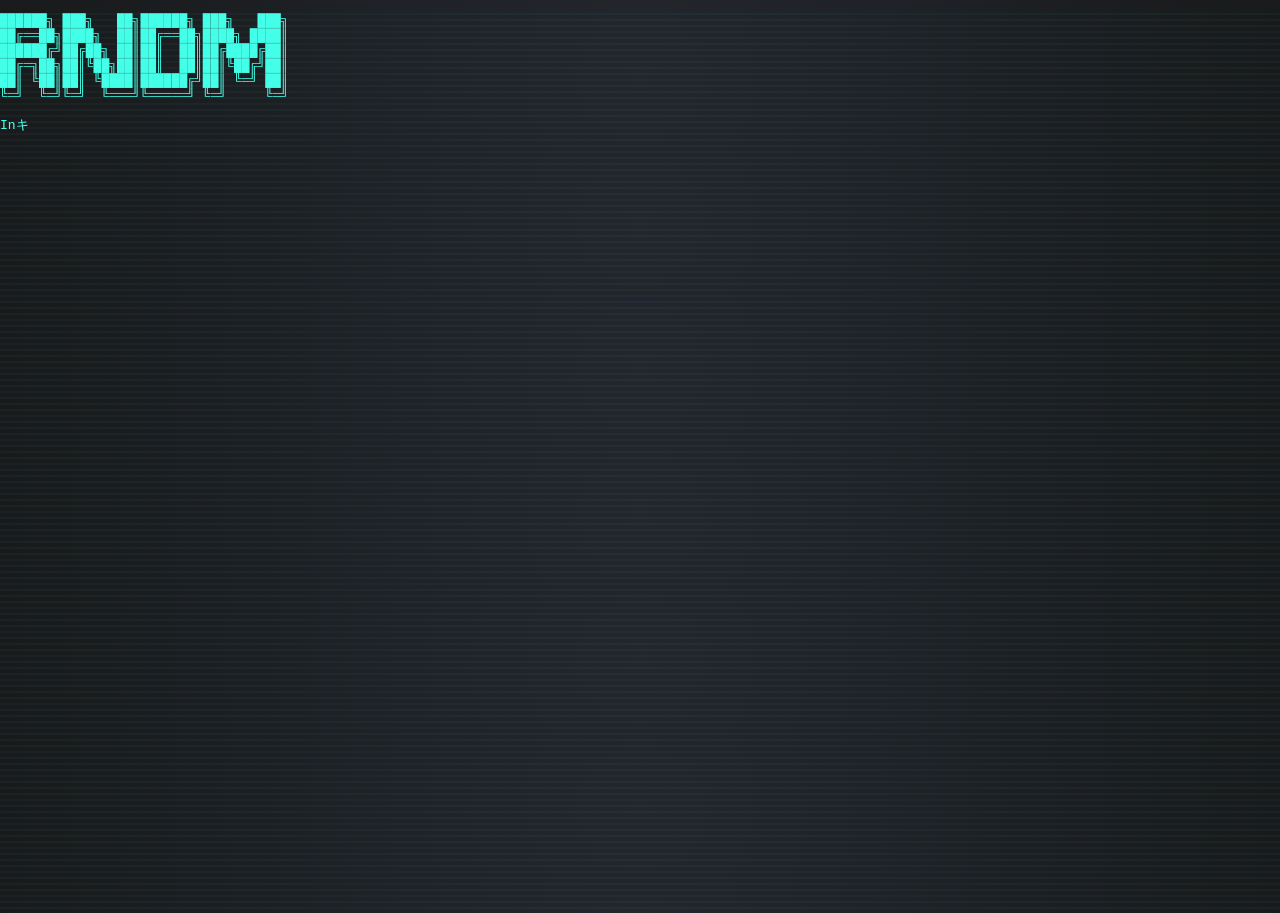
<file: index.html>
<!DOCTYPE html>
<html lang="en" >
<head>
  <meta charset="UTF-8">
  <link rel="icon" type="image/x-icon" href="static/favicon.ico"/>
  <title>RNDM</title>
  <meta charset="UTF-8" />
  <meta name="viewport" content="width=device-width, initial-scale=1">
  <link href="https://fonts.googleapis.com/css2?family=Fira+Code&display=swap" rel="stylesheet">
  <link rel="stylesheet" href="./style.css">

</head>
<body>
  <div class="crt-warp"></div>
  <div id="boot-overlay">
    <div class="boot-container">
      <div class="logo-block">
        <pre class="logo-ascii" id="logo-target"></pre>
      </div>
      <pre class="boot-sequence">
Initializing terminal graphics...
Loading modules [██████████] 100%
Mounting /usr/rndm/core...
System ready_
      </pre>
    </div>
  </div>
  <script  src="script.js"></script>
  <div class="boot-flash"></div>
</body>
</html>
</file>
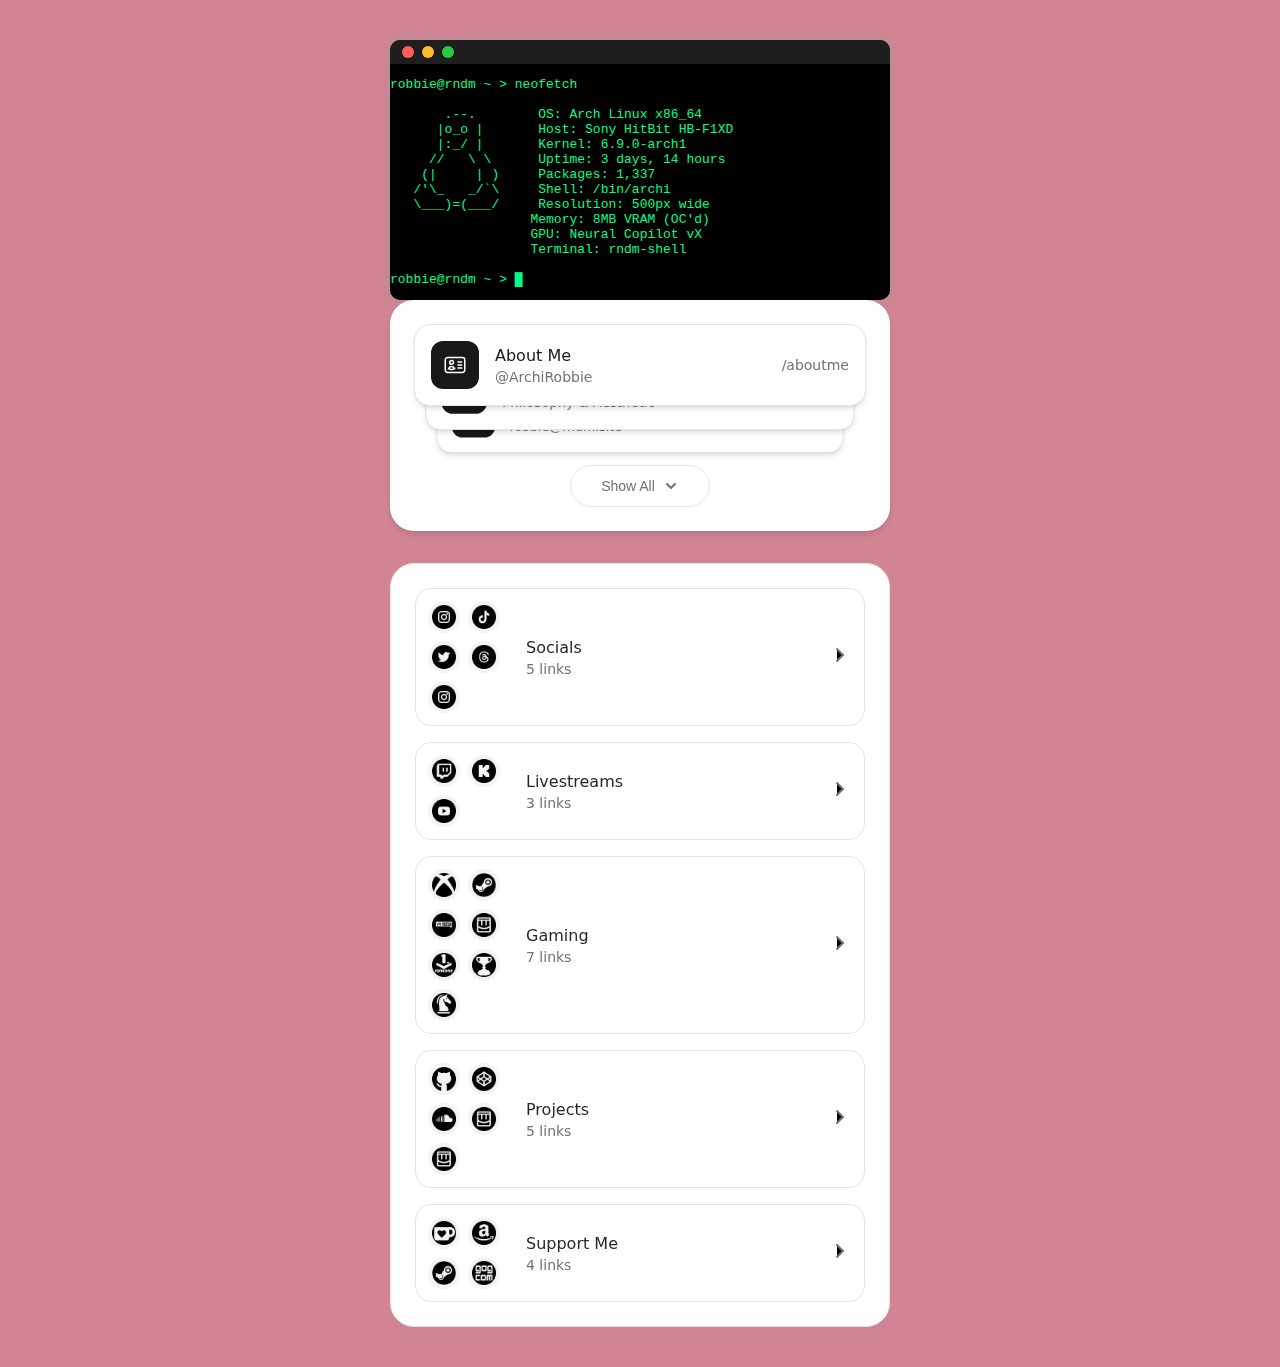
<file: core.html>
<!-- 
  Inspired by original work on CodePen:
  https://codepen.io/dannymoerkerke/

  Forked and reimagined by Robbie (rndmRobbie)
  All custom styling, layout logic, and visual enhancements by Robbie.
-->


<!DOCTYPE html>
<html lang="en" >
<head>
  <meta charset="UTF-8">
  <link rel="icon" type="image/x-icon" href="static/favicon.ico"/>
  <title>~/rndm/core</title>
  <link href="https://fonts.googleapis.com/css2?family=IBM+Plex+Mono&display=swap" rel="stylesheet">
  <link rel="stylesheet" href="assets/css/main-style.css" />
  <link rel="stylesheet" href="assets/css/panel-style.css" />
  <link rel="stylesheet" href="assets/css/terminal-style.css">
  <meta name="viewport" content="width=device-width, initial-scale=1.0">

</head>
<body>

<!-- TERMINAL -->
<div class="panel-terminal">
  <div class="panel-terminal-nav">
    <div class="panel-terminal-buttons">
      <span class="btn red"></span>
      <span class="btn yellow"></span>
      <span class="btn green"></span>
    </div>
  </div>

  <pre class="panel-terminal-body">
robbie@rndm ~ &gt; neofetch

       .--.        OS: Arch Linux x86_64
      |o_o |       Host: Sony HitBit HB-F1XD
      |:_/ |       Kernel: 6.9.0-arch1
     //   \ \      Uptime: 3 days, 14 hours
    (|     | )     Packages: 1,337
   /'\_   _/`\     Shell: /bin/archi
   \___)=(___/     Resolution: 500px wide
                  Memory: 8MB VRAM (OC'd)
                  GPU: Neural Copilot vX
                  Terminal: rndm-shell

robbie@rndm ~ &gt; <span class="cursor">█</span>
</pre>
</div>
  
<!-- 🧩 PANEL BLOCK -->
<div class="panel-container">
  <div class="panel-list">

    <div class="panel-list-item">
      <div class="panel-icon">
        <!-- About Me Icon -->
        <svg xmlns="http://www.w3.org/2000/svg" fill="none" viewBox="0 0 24 24" stroke-width="1.5" stroke="currentColor">
          <path stroke-linecap="round" stroke-linejoin="round"
            d="M15 9h3.75M15 12h3.75M15 15h3.75M4.5 19.5h15a2.25 2.25 0 0 0 2.25-2.25V6.75A2.25 2.25 0 0 0 19.5 4.5h-15a2.25 2.25 0 0 0-2.25 2.25v10.5A2.25 2.25 0 0 0 4.5 19.5Zm6-10.125a1.875 1.875 0 1 1-3.75 0 1.875 1.875 0 0 1 3.75 0Zm1.294 6.336a6.721 6.721 0 0 1-3.17.789 6.721 6.721 0 0 1-3.168-.789 3.376 3.376 0 0 1 6.338 0Z" />
        </svg>
      </div>
      <div class="panel-content">
        <div class="panel-title">About Me</div>
        <div class="panel-subtitle">@ArchiRobbie</div>
      </div>
      <div class="panel-date">
        <a href="https://rndm.site/aboutme" target="_blank">/aboutme</a>
      </div>
    </div>

    <div class="panel-list-item">
      <div class="panel-icon">
        <!-- Podcast Icon -->
        <svg xmlns="http://www.w3.org/2000/svg" fill="none" viewBox="0 0 24 24" stroke-width="1.5" stroke="currentColor">
          <path stroke-linecap="round" stroke-linejoin="round"
            d="m21 7.5-2.25-1.313M21 7.5v2.25m0-2.25-2.25 1.313M3 7.5l2.25-1.313M3 7.5l2.25 1.313M3 7.5v2.25m9 3 2.25-1.313M12 12.75l-2.25-1.313M12 12.75V15m0 6.75 2.25-1.313M12 21.75V19.5m0 2.25-2.25-1.313m0-16.875L12 2.25l2.25 1.313M21 14.25v2.25l-2.25 1.313m-13.5 0L3 16.5v-2.25" />
        </svg>
      </div>
      <div class="panel-content">
        <div class="panel-title">Design Imperative</div>
        <div class="panel-subtitle">Philosophy & Aesthetic</div>
      </div>
      <div class="panel-date">
        <a href="https://youtube.com/playlist?list=PL6dmNeBlCqByH3-fW-4GzM0sDyQmBuX9d&si=rvu7sMA6KhKs0zdV" target="_blank">/podcast</a>
      </div>
    </div>

    <div class="panel-list-item">
      <div class="panel-icon">
        <!-- Contact Icon -->
        <svg xmlns="http://www.w3.org/2000/svg" fill="none" viewBox="0 0 24 24" stroke-width="1.5" stroke="currentColor">
          <path stroke-linecap="round" stroke-linejoin="round"
            d="M16.5 12a4.5 4.5 0 1 1-9 0 4.5 4.5 0 0 1 9 0Zm0 0c0 1.657 1.007 3 2.25 3S21 13.657 21 12a9 9 0 1 0-2.636 6.364M16.5 12V8.25" />
        </svg>
      </div>
      <div class="panel-content">
        <div class="panel-title">Reach Out</div>
        <div class="panel-subtitle">robbie@rndm.site</div>
      </div>
      <div class="panel-date">
        <a href="mailto:robbie@rndm.site">/email</a>
      </div>
    </div>

  </div>

  <button class="panel-toggle-btn">
    <span class="panel-show">Show All</span>
    <span class="panel-hide">Hide</span>
    <svg width="16" height="16" viewBox="0 0 16 16" fill="none" stroke="currentColor">
      <path d="M4 6l4 4 4-4" stroke-width="2" stroke-linecap="round" stroke-linejoin="round"/>
    </svg>
  </button>
</div>


<!-- LINKS PANEL -->

<div class="grid">

  <!-- 🌐 SOCIALS -->
<div class="grid-item" style="view-transition-name: grid-item-socials;">
  <div class="icon-grid" style="view-transition-name: icon-grid-socials;">

    <a class="item" href="https://www.instagram.com/archirobbie" target="_blank" style="view-transition-name: item-instagram-gaming;">
      <div class="icon" style="view-transition-name: icon-instagram-gaming;">
        <img src="assets/icons/instagram.png" />
      </div>
      <div class="item-content">
        <div class="item-title">Instagram</div>
        <div class="item-price">Gaming & Clips</div>
      </div>
      <div class="chevron" style="view-transition-name: chevron-instagram-gaming;">
        <svg width="24" height="24" viewBox="0 0 24 24">
          <path d="M9 18l6-6-6-6" stroke="currentColor" stroke-width="2" stroke-linecap="round"/>
        </svg>
      </div>
    </a>

    <a class="item" href="https://www.tiktok.com/@archirobbie" target="_blank" style="view-transition-name: item-tiktok;">
      <div class="icon" style="view-transition-name: icon-tiktok;">
        <img src="assets/icons/tiktok.png" />
      </div>
      <div class="item-content">
        <div class="item-title">TikTok</div>
        <div class="item-price">Shortform Chaos</div>
      </div>
      <div class="chevron" style="view-transition-name: chevron-tiktok;">
        <svg width="24" height="24" viewBox="0 0 24 24">
          <path d="M9 18l6-6-6-6" stroke="currentColor" stroke-width="2" stroke-linecap="round"/>
        </svg>
      </div>
    </a>

    <a class="item" href="https://twitter.com/archirobbie" target="_blank" style="view-transition-name: item-twitter;">
      <div class="icon" style="view-transition-name: icon-twitter;">
        <img src="assets/icons/twitter.png" />
      </div>
      <div class="item-content">
        <div class="item-title">Twitter</div>
        <div class="item-price">Old School Feed</div>
      </div>
      <div class="chevron" style="view-transition-name: chevron-twitter;">
        <svg width="24" height="24" viewBox="0 0 24 24">
          <path d="M9 18l6-6-6-6" stroke="currentColor" stroke-width="2" stroke-linecap="round"/>
        </svg>
      </div>
    </a>

    <a class="item" href="https://www.threads.net/@archirobbie" target="_blank" style="view-transition-name: item-threads;">
      <div class="icon" style="view-transition-name: icon-threads;">
        <img src="assets/icons/threads.png" />
      </div>
      <div class="item-content">
        <div class="item-title">Threads</div>
        <div class="item-price">Text Posts</div>
      </div>
      <div class="chevron" style="view-transition-name: chevron-threads;">
        <svg width="24" height="24" viewBox="0 0 24 24">
          <path d="M9 18l6-6-6-6" stroke="currentColor" stroke-width="2" stroke-linecap="round"/>
        </svg>
      </div>
    </a>

    <a class="item" href="https://www.instagram.com/stylecomptoir" target="_blank" style="view-transition-name: item-instagram-photo;">
      <div class="icon" style="view-transition-name: icon-instagram-photo;">
        <img src="assets/icons/instagram.png" />
      </div>
      <div class="item-content">
        <div class="item-title">Instagram</div>
        <div class="item-price">Photography</div>
      </div>
      <div class="chevron" style="view-transition-name: chevron-instagram-photo;">
        <svg width="24" height="24" viewBox="0 0 24 24">
          <path d="M9 18l6-6-6-6" stroke="currentColor" stroke-width="2" stroke-linecap="round"/>
        </svg>
      </div>
    </a>

  </div>

  <div class="content" style="view-transition-name: content-socials;">
    <div class="title" style="view-transition-name: title-socials;">Socials</div>
    <div class="close-icon" style="view-transition-name: close-icon-socials;">
      <svg width="16" height="16" viewBox="0 0 16 16">
        <path d="M12 4L4 12M4 4l8 8" stroke="currentColor" stroke-width="2" stroke-linecap="round"/>
      </svg>
    </div>
    <div class="count" style="view-transition-name: count-socials;">5 links</div>
  </div>

  <div class="chevron" style="view-transition-name: chevron-toggle-socials;">
    <svg width="24" height="24" viewBox="0 0 24 24">
      <path d="M9 18l6-6-6-6" stroke="currentColor" stroke-width="2" stroke-linecap="round"/>
    </svg>
  </div>
</div>

<!-- LIVESTREAMS -->
<div class="grid-item" style="view-transition-name: grid-item-livestreams;">
  <div class="icon-grid" style="view-transition-name: icon-grid-livestreams;">

    <a class="item" href="https://www.twitch.tv/archirobbie" target="_blank" style="view-transition-name: item-twitch;">
      <div class="icon" style="view-transition-name: icon-twitch;">
        <img src="assets/icons/twitch.png" />
      </div>
      <div class="item-content">
        <div class="item-title">Twitch</div>
        <div class="item-price">Live Gameplay</div>
      </div>
      <div class="chevron" style="view-transition-name: chevron-twitch;">
        <svg width="24" height="24" viewBox="0 0 24 24">
          <path d="M9 18l6-6-6-6" stroke="currentColor" stroke-width="2" stroke-linecap="round" />
        </svg>
      </div>
    </a>

    <a class="item" href="https://kick.com/archirobbie" target="_blank" style="view-transition-name: item-kick;">
      <div class="icon" style="view-transition-name: icon-kick;">
        <img src="assets/icons/kick.png" />
      </div>
      <div class="item-content">
        <div class="item-title">Kick</div>
        <div class="item-price">Alt Streams</div>
      </div>
      <div class="chevron" style="view-transition-name: chevron-kick;">
        <svg width="24" height="24" viewBox="0 0 24 24">
          <path d="M9 18l6-6-6-6" stroke="currentColor" stroke-width="2" stroke-linecap="round" />
        </svg>
      </div>
    </a>

    <a class="item" href="https://youtube.com/@ArchiRobbie" target="_blank" style="view-transition-name: item-youtube;">
      <div class="icon" style="view-transition-name: icon-youtube;">
        <img src="assets/icons/youtube.png" />
      </div>
      <div class="item-content">
        <div class="item-title">YouTube</div>
        <div class="item-price">Podcast & VODs</div>
      </div>
      <div class="chevron" style="view-transition-name: chevron-youtube;">
        <svg width="24" height="24" viewBox="0 0 24 24">
          <path d="M9 18l6-6-6-6" stroke="currentColor" stroke-width="2" stroke-linecap="round" />
        </svg>
      </div>
    </a>

  </div>

  <div class="content" style="view-transition-name: content-livestreams;">
    <div class="title" style="view-transition-name: title-livestreams;">Livestreams</div>
    <div class="close-icon" style="view-transition-name: close-icon-livestreams;">
      <svg width="16" height="16" viewBox="0 0 16 16">
        <path d="M12 4L4 12M4 4l8 8" stroke="currentColor" stroke-width="2" stroke-linecap="round" />
      </svg>
    </div>
    <div class="count" style="view-transition-name: count-livestreams;">3 links</div>
  </div>

  <div class="chevron" style="view-transition-name: chevron-toggle-livestreams;">
    <svg width="24" height="24" viewBox="0 0 24 24">
      <path d="M9 18l6-6-6-6" stroke="currentColor" stroke-width="2" stroke-linecap="round" />
    </svg>
  </div>
</div>

<!-- 🎮 GAMING -->
<div class="grid-item" style="view-transition-name: grid-item-gaming;">
  <div class="icon-grid" style="view-transition-name: icon-grid-gaming;">

    <a class="item" href="http://live.xbox.com/Profile?RNDM20%Racing" target="_blank" style="view-transition-name: item-xbox;">
      <div class="icon" style="view-transition-name: icon-xbox;">
        <img src="assets/icons/xbox.png" />
      </div>
      <div class="item-content">
        <div class="item-title">Xbox</div>
        <div class="item-price">Friend Me</div>
      </div>
      <div class="chevron" style="view-transition-name: chevron-xbox;">
        <svg width="24" height="24" viewBox="0 0 24 24">
          <path d="M9 18l6-6-6-6" stroke="currentColor"
            stroke-width="2" stroke-linecap="round" />
        </svg>
      </div>
    </a>

    <a class="item" href="https://steamcommunity.com/id/ArchiRobbie/" target="_blank" style="view-transition-name: item-steamprofile;">
      <div class="icon" style="view-transition-name: icon-steamprofile;">
        <img src="assets/icons/steam.png" />
      </div>
      <div class="item-content">
        <div class="item-title">Steam</div>
        <div class="item-price">My Profile</div>
      </div>
      <div class="chevron" style="view-transition-name: chevron-steamprofile;">
        <svg width="24" height="24" viewBox="0 0 24 24">
          <path d="M9 18l6-6-6-6" stroke="currentColor"
            stroke-width="2" stroke-linecap="round" />
        </svg>
      </div>
    </a>

    <a class="item" href="https://vrchat.com/home/user/usr_de9cd839-296a-43ac-91d1-e58e0946b9e3" target="_blank" style="view-transition-name: item-vrchat;">
      <div class="icon" style="view-transition-name: icon-vrchat;">
        <img src="assets/icons/vrchat.png" />
      </div>
      <div class="item-content">
        <div class="item-title">VRChat</div>
        <div class="item-price">Social VR</div>
      </div>
      <div class="chevron" style="view-transition-name: chevron-vrchat;">
        <svg width="24" height="24" viewBox="0 0 24 24">
          <path d="M9 18l6-6-6-6" stroke="currentColor"
            stroke-width="2" stroke-linecap="round" />
        </svg>
      </div>
    </a>

    <a class="item" href="https://rec.net/user/ArchiRobbie" target="_blank" style="view-transition-name: item-recroom;">
      <div class="icon" style="view-transition-name: icon-recroom;">
        <img src="assets/icons/recroom.png" />
      </div>
      <div class="item-content">
        <div class="item-title">Rec Room</div>
        <div class="item-price">Game building in CV2</div>
      </div>
      <div class="chevron" style="view-transition-name: chevron-recroom;">
        <svg width="24" height="24" viewBox="0 0 24 24">
          <path d="M9 18l6-6-6-6" stroke="currentColor"
            stroke-width="2" stroke-linecap="round" />
        </svg>
      </div>
    </a>

    <a class="item" href="https://www.rankone.global/rndmracing" target="_blank" style="view-transition-name: item-rankone;">
      <div class="icon" style="view-transition-name: icon-rankone;">
        <img src="assets/icons/rankone.png" />
      </div>
      <div class="item-content">
        <div class="item-title">Rank One</div>
        <div class="item-price">Competitive Stats</div>
      </div>
      <div class="chevron" style="view-transition-name: chevron-rankone;">
        <svg width="24" height="24" viewBox="0 0 24 24">
          <path d="M9 18l6-6-6-6" stroke="currentColor"
            stroke-width="2" stroke-linecap="round" />
        </svg>
      </div>
    </a>

    <a class="item" href="https://retroachievements.org/user/archirobbie" target="_blank" style="view-transition-name: item-retroachievements;">
      <div class="icon" style="view-transition-name: icon-retroachievements;">
        <img src="assets/icons/retroachievements.png" />
      </div>
      <div class="item-content">
        <div class="item-title">RetroAchievements</div>
        <div class="item-price">Emu Trophies</div>
      </div>
      <div class="chevron" style="view-transition-name: chevron-retroachievements;">
        <svg width="24" height="24" viewBox="0 0 24 24">
          <path d="M9 18l6-6-6-6" stroke="currentColor"
            stroke-width="2" stroke-linecap="round" />
        </svg>
      </div>
    </a>

    <a class="item" href="https://www.chess.com/member/dekinai" target="_blank" style="view-transition-name: item-chess;">
      <div class="icon" style="view-transition-name: icon-chess;">
        <img src="assets/icons/chess.png" />
      </div>
      <div class="item-content">
        <div class="item-title">Chess</div>
        <div class="item-price">1v1 Me</div>
      </div>
      <div class="chevron" style="view-transition-name: chevron-chess;">
        <svg width="24" height="24" viewBox="0 0 24 24">
          <path d="M9 18l6-6-6-6" stroke="currentColor"
            stroke-width="2" stroke-linecap="round" />
        </svg>
      </div>
    </a>

  </div>

  <div class="content" style="view-transition-name: content-gaming;">
    <div class="title" style="view-transition-name: title-gaming;">Gaming</div>
    <div class="close-icon" style="view-transition-name: close-icon-gaming;">
      <svg width="16" height="16" viewBox="0 0 16 16">
        <path d="M12 4L4 12M4 4l8 8" stroke="currentColor"
          stroke-width="2" stroke-linecap="round" />
      </svg>
    </div>
    <div class="count" style="view-transition-name: count-gaming;">7 links</div>
  </div>

  <div class="chevron" style="view-transition-name: chevron-toggle-gaming;">
    <svg width="24" height="24" viewBox="0 0 24 24">
      <path d="M9 18l6-6-6-6" stroke="currentColor"
        stroke-width="2" stroke-linecap="round" />
    </svg>
  </div>
</div>
  
  <!-- PROJECTS -->
<div class="grid-item" style="view-transition-name: grid-item-projects;">
  <div class="icon-grid" style="view-transition-name: icon-grid-projects;">

    <a class="item" href="https://github.com/rndmRobbie" target="_blank" style="view-transition-name: item-github;">
      <div class="icon" style="view-transition-name: icon-github;">
        <img src="assets/icons/github.png" />
      </div>
      <div class="item-content">
        <div class="item-title">GitHub</div>
        <div class="item-price">Code & Experiments</div>
      </div>
      <div class="chevron" style="view-transition-name: chevron-github;">
        <svg width="24" height="24" viewBox="0 0 24 24">
          <path d="M9 18l6-6-6-6" stroke="currentColor" stroke-width="2" stroke-linecap="round"/>
        </svg>
      </div>
    </a>

    <a class="item" href="https://codepen.io/rndmRobbie" target="_blank" style="view-transition-name: item-codepen;">
      <div class="icon" style="view-transition-name: icon-codepen;">
        <img src="assets/icons/codepen.png" />
      </div>
      <div class="item-content">
        <div class="item-title">CodePen</div>
        <div class="item-price">Frontend Prototypes</div>
      </div>
      <div class="chevron" style="view-transition-name: chevron-codepen;">
        <svg width="24" height="24" viewBox="0 0 24 24">
          <path d="M9 18l6-6-6-6" stroke="currentColor" stroke-width="2" stroke-linecap="round"/>
        </svg>
      </div>
    </a>

    <a class="item" href="https://soundcloud.com/oldscratchedvinyl" target="_blank" style="view-transition-name: item-soundcloud;">
      <div class="icon" style="view-transition-name: icon-soundcloud;">
        <img src="assets/icons/soundcloud.png" />
      </div>
      <div class="item-content">
        <div class="item-title">SoundCloud</div>
        <div class="item-price">Audio Experiments</div>
      </div>
      <div class="chevron" style="view-transition-name: chevron-soundcloud;">
        <svg width="24" height="24" viewBox="0 0 24 24">
          <path d="M9 18l6-6-6-6" stroke="currentColor" stroke-width="2" stroke-linecap="round"/>
        </svg>
      </div>
    </a>

    <a class="item" href="https://rec.net/room/21grams" target="_blank" style="view-transition-name: item-21grams;">
      <div class="icon" style="view-transition-name: icon-21grams;">
        <img src="assets/icons/recroom.png" />
      </div>
      <div class="item-content">
        <div class="item-title">21 grams</div>
        <div class="item-price">Game Development</div>
      </div>
      <div class="chevron" style="view-transition-name: chevron-21grams;">
        <svg width="24" height="24" viewBox="0 0 24 24">
          <path d="M9 18l6-6-6-6" stroke="currentColor" stroke-width="2" stroke-linecap="round"/>
        </svg>
      </div>
    </a>

    <a class="item" href="https://rec.net/room/QuestHomes" target="_blank" style="view-transition-name: item-questhomes;">
      <div class="icon" style="view-transition-name: icon-questhomes;">
        <img src="assets/icons/recroom.png" />
      </div>
      <div class="item-content">
        <div class="item-title">VR Hangouts</div>
        <div class="item-price">Unity Environment Design</div>
      </div>
      <div class="chevron" style="view-transition-name: chevron-questhomes;">
        <svg width="24" height="24" viewBox="0 0 24 24">
          <path d="M9 18l6-6-6-6" stroke="currentColor" stroke-width="2" stroke-linecap="round"/>
        </svg>
      </div>
    </a>

  </div>

  <div class="content" style="view-transition-name: content-projects;">
    <div class="title" style="view-transition-name: title-projects;">Projects</div>
    <div class="close-icon" style="view-transition-name: close-icon-projects;">
      <svg width="16" height="16" viewBox="0 0 16 16">
        <path d="M12 4L4 12M4 4l8 8" stroke="currentColor" stroke-width="2" stroke-linecap="round"/>
      </svg>
    </div>
    <div class="count" style="view-transition-name: count-projects;">5 links</div>
  </div>

  <div class="chevron" style="view-transition-name: chevron-toggle-projects;">
    <svg width="24" height="24" viewBox="0 0 24 24">
      <path d="M9 18l6-6-6-6" stroke="currentColor" stroke-width="2" stroke-linecap="round"/>
    </svg>
  </div>
</div>


<!-- SUPPORT ME -->
<div class="grid-item" style="view-transition-name: grid-item-supportme;">
  <div class="icon-grid" style="view-transition-name: icon-grid-supportme;">

    <a class="item" href="https://ko-fi.com/archirobbie" target="_blank" style="view-transition-name: item-kofi;">
      <div class="icon" style="view-transition-name: icon-kofi;">
        <img src="assets/icons/kofi.png" />
      </div>
      <div class="item-content">
        <div class="item-title">Ko-fi</div>
        <div class="item-price">Monthly & One-Time</div>
      </div>
      <div class="chevron" style="view-transition-name: chevron-kofi;">
        <svg width="24" height="24" viewBox="0 0 24 24">
          <path d="M9 18l6-6-6-6" stroke="currentColor" stroke-width="2" stroke-linecap="round" />
        </svg>
      </div>
    </a>

    <a class="item" href="https://www.amazon.com.mx/hz/wishlist/ls/343UWGK9AZPXE?ref_=wl_share" target="_blank" style="view-transition-name: item-amazon;">
      <div class="icon" style="view-transition-name: icon-amazon;">
        <img src="assets/icons/amazon.png" />
      </div>
      <div class="item-content">
        <div class="item-title">Amazon</div>
        <div class="item-price">Wishlist Items</div>
      </div>
      <div class="chevron" style="view-transition-name: chevron-amazon;">
        <svg width="24" height="24" viewBox="0 0 24 24">
          <path d="M9 18l6-6-6-6" stroke="currentColor" stroke-width="2" stroke-linecap="round" />
        </svg>
      </div>
    </a>

    <a class="item" href="https://store.steampowered.com/wishlist/id/ArchiRobbie/#sort=order" target="_blank" style="view-transition-name: item-steamwishlist;">
      <div class="icon" style="view-transition-name: icon-steamwishlist;">
        <img src="assets/icons/steam.png" />
      </div>
      <div class="item-content">
        <div class="item-title">Steam</div>
        <div class="item-price">Game Wishlist</div>
      </div>
      <div class="chevron" style="view-transition-name: chevron-steamwishlist;">
        <svg width="24" height="24" viewBox="0 0 24 24">
          <path d="M9 18l6-6-6-6" stroke="currentColor" stroke-width="2" stroke-linecap="round" />
        </svg>
      </div>
    </a>

    <a class="item" href="https://www.gog.com/u/archirobbie/wishlist" target="_blank" style="view-transition-name: item-gogwishlist;">
      <div class="icon" style="view-transition-name: icon-gogwishlist;">
        <img src="assets/icons/gog.png" />
      </div>
      <div class="item-content">
        <div class="item-title">GOG</div>
        <div class="item-price">Retro Picks</div>
      </div>
      <div class="chevron" style="view-transition-name: chevron-gogwishlist;">
        <svg width="24" height="24" viewBox="0 0 24 24">
          <path d="M9 18l6-6-6-6" stroke="currentColor" stroke-width="2" stroke-linecap="round" />
        </svg>
      </div>
    </a>

  </div>

  <div class="content" style="view-transition-name: content-supportme;">
    <div class="title" style="view-transition-name: title-supportme;">Support Me</div>
    <div class="close-icon" style="view-transition-name: close-icon-supportme;">
      <svg width="16" height="16" viewBox="0 0 16 16">
        <path d="M12 4L4 12M4 4l8 8" stroke="currentColor" stroke-width="2" stroke-linecap="round" />
      </svg>
    </div>
    <div class="count" style="view-transition-name: count-supportme;">4 links</div>
  </div>

  <div class="chevron" style="view-transition-name: chevron-toggle-supportme;">
    <svg width="24" height="24" viewBox="0 0 24 24">
      <path d="M9 18l6-6-6-6" stroke="currentColor" stroke-width="2" stroke-linecap="round" />
    </svg>
  </div>
</div>

  <script src="assets/js/main-script.js" defer></script>
  <script src="assets/js/panel-script.js" defer></script>


</body>
</html>
</file>
<file: style.css>
body {
  margin: 0;
  background: radial-gradient(circle, #23272d 0%, #181a1b 100%);
  color: #00ffcc;
  font-family: 'Fira Code', monospace;
  overflow: hidden;
  filter: saturate(0.7) brightness(1.15);
}

/* Bootup sequence */
.bootup {
  position: fixed;
  top: 0; left: 0; right: 0; bottom: 0;
  display: flex;
  align-items: center;
  justify-content: center;
  z-index: 100;
  background: rgba(24,26,27,0.97);
  color: #00ffcc;
  font-size: 1.5rem;
  text-align: center;
}

.typewriter {
  overflow: hidden;
  border-right: 2px solid #00ffcc;
  white-space: nowrap;
  animation: typing 3s steps(40, end);
}

@keyframes typing {
  from { width: 0 }
  to { width: 100% }
}

.hidden {
  display: none;
}

.terminal {
  display: flex;
  flex-direction: column;
  height: 90vh;
  max-width: 800px;
  width: 95vw;
  margin: auto;
  padding: 2rem 1rem;
  background: rgba(0, 0, 0, 0.9);
  border: 2px solid #00ffcc;
  box-shadow: 0 0 30px #00ffcc66;
  position: relative;
  z-index: 2;
  transition: box-shadow 0.4s, border 0.4s, background 0.4s, filter 0.4s;
  animation: terminal-fadein 0.8s cubic-bezier(.4,0,.2,1);
}

@keyframes terminal-fadein {
  from { opacity: 0; transform: translateY(24px) scale(0.98); }
  to   { opacity: 1; transform: none; }
}

.terminal-output-window {
  display: flex;
  flex-direction: column;
  flex: 1 1 auto;
  min-height: 0;
  overflow: hidden;
  margin-top: 1rem;
  background: transparent;
  border-radius: 0.5rem;
  box-shadow: 0 0 0 0 transparent;
  position: relative;
}

.terminal-input, #terminal-output {
  margin-top: auto;
}

.ascii {
  overflow-x: auto;
  color: #ff0066;
  font-size: 0.8rem;
  margin-bottom: 1rem;
  text-shadow: 0 0 1px #ff0066aa;
  white-space: pre;
  border-right: 2px solid #ff0066;
  width: fit-content;
  animation: ascii-typing 2s steps(40, end) 1, ascii-fadein 1s cubic-bezier(.4,0,.2,1);
  transition: color 0.3s, text-shadow 0.3s;
  overflow: hidden;
}

@keyframes ascii-typing {
  from { width: 0 }
  to { width: 100% }
}

@keyframes ascii-fadein {
  from { opacity: 0; }
  to   { opacity: 1; }
}

@media (max-width: 600px) {
  .ascii {
    font-size: 0.45rem;
    max-width: 100vw;
  }
  .links p {
    font-size: 1rem;
    padding: 0.5rem 0;
    word-break: break-all;
  }
  .terminal {
    padding: 0.5rem 0.1rem;
    width: 99vw;
    min-width: unset;
  }
  .info p, .username {
    font-size: 0.95rem;
    word-break: break-word;
  }
}

.username {
  font-weight: bold;
  color: #00ffcc;
  text-shadow: 0 0 2px #00ffcc;
  margin-bottom: 1rem;
}

.label {
  color: #ffcc00;
}

.links p {
  margin: 0.4rem 0;
}

.links a {
  color: #00cccc;
  text-decoration: underline;
  transition: color 0.2s;
}

.links a:hover, a.terminal-link:hover {
  color: #ffb347;
  text-shadow: 0 0 8px #ffb347, 0 0 2px #fff;
  transform: scale(1.08);
  transition: color 0.2s, text-shadow 0.2s, transform 0.15s;
}

.links a:focus,
a.terminal-link:focus {
  outline: 2px solid #ffb347;
  outline-offset: 2px;
  color: #ffb347;
  text-shadow: 0 0 8px #ffb347, 0 0 2px #fff;
  background: #222;
}

a.terminal-link {
  color: #00ffe0;
  text-decoration: underline;
  transition: color 0.2s;
}
a.terminal-link:hover {
  color: #ffb347;
  text-shadow: 0 0 5px #ffb347;
}

/* Scanline overlay */
body::after {
  content: "";
  position: fixed;
  top: 0;
  left: 0;
  width: 100vw;
  height: 100vh;
  pointer-events: none;
  z-index: 2;
  background: repeating-linear-gradient(
    to bottom,
    rgba(0,255,255,0.10) 0px,
    rgba(0,255,255,0.10) 2px,
    transparent 2px,
    transparent 6px
  );
  animation: scanlines-move 2s linear infinite alternate;
  opacity: 0.35;
  mix-blend-mode: lighten;
}

@keyframes scanlines-move {
  0% { background-position-y: 0; }
  100% { background-position-y: 20px; }
}

.blink-cursor::after {
  content: '';
  display: inline-block;
  width: 0.7em;
  height: 1em;
  background: #00ffcc;
  margin-left: 0.2em;
  animation: blink 1s steps(1) infinite, cursor-glow 2s linear infinite;
  vertical-align: bottom;
  border-radius: 2px;
  box-shadow: 0 0 8px #00ffe0, 0 0 2px #fff;
}

@keyframes cursor-glow {
  0%   { background: #00ffcc; box-shadow: 0 0 8px #00ffe0, 0 0 2px #fff; }
  50%  { background: #ffb347; box-shadow: 0 0 12px #ffb347, 0 0 4px #fff; }
  100% { background: #00ffcc; box-shadow: 0 0 8px #00ffe0, 0 0 2px #fff; }
}

.blink-cursor.paused::after {
  display: none;
}

@keyframes blink {
  0%, 50% { opacity: 1; }
  51%, 100% { opacity: 0; }
}

.terminal-input {
  display: flex;
  align-items: center;
  margin-top: 0.5rem;
  margin-bottom: 0;
  background: transparent;
}

.prompt-label {
  color: #00ffcc;
  font-family: inherit;
  margin-right: 0.5em;
  font-weight: bold;
}

.terminal-input input {
  background: transparent;
  border: none;
  border-bottom: 1px solid #00ffcc;
  color: #00ffcc;
  font-family: inherit;
  font-size: 1em;
  outline: none;
  width: 60vw;
  max-width: 400px;
}

.terminal-input input:focus {
  box-shadow: 0 0 8px #00ffe0, 0 0 2px #fff;
  border-bottom: 2px solid #ffb347;
  transition: box-shadow 0.2s, border-bottom 0.2s;
}

#terminal-output {
  flex: 1 1 auto;
  overflow-y: auto;
  max-height: 60vh;
  min-height: 6em;
  margin: 0;
  padding: 0.5em 0;
  color: #00ffcc;
  font-size: 1em;
  white-space: pre-wrap;
  background: transparent;
}

#reflection {
  pointer-events: none;
  position: fixed;
  top: 0; left: 0;
  width: 100vw; height: 100vh;
  z-index: 3;
  mix-blend-mode: screen;
  opacity: 0.18;
  background: radial-gradient(ellipse at 50% 20%, #fff 0%, transparent 70%);
  background-size: cover;
  transition: none;
}

#crt-vignette {
  pointer-events: none;
  position: fixed;
  top: 0; left: 0;
  width: 100vw; height: 100vh;
  z-index: 4;
  border-radius: 2vw;
  box-shadow:
    0 0 80px 20px #fff2 inset,
    0 0 0 100vw rgba(0,0,0,0.18) inset;
  background:
    radial-gradient(ellipse at 50% 0%, rgba(255,255,255,0.10) 0%, transparent 60%),
    radial-gradient(ellipse at 0% 100%, rgba(255,255,255,0.08) 0%, transparent 70%),
    radial-gradient(ellipse at 100% 100%, rgba(255,255,255,0.08) 0%, transparent 70%);
  pointer-events: none;
}

.input-cursor-wrap {
  position: relative;
  display: inline-block;
}

.input-blink-cursor {
  display: inline-block;
  width: 0.7em;
  height: 1.1em;
  background: #00ffcc;
  margin-left: -0.2em;
  vertical-align: bottom;
  border-radius: 2px;
  animation: blink 1s steps(1) infinite;
  position: absolute;
  left: 0;
  top: 0;
  pointer-events: none;
}

.input-cursor-wrap input:focus + .input-blink-cursor {
  display: none;
}
.input-cursor-wrap input:not(:focus) + .input-blink-cursor {
  display: inline-block;
}

.about-img-wrap {
  width: 100%;
  max-width: 600px;
  margin: 1.5em auto 1em auto;
  display: flex;
  justify-content: center;
}

.about-img {
  width: 100%;
  max-width: 600px;
  height: auto;
  border-radius: 12px;
  box-shadow: 0 0 32px #00ffe055, 0 0 0 2px #00ffe0;
  display: block;
  background: #111;
  object-fit: cover;
  position: relative;
  z-index: 1;
  transition: filter 0.2s;
}

/* Glitch effect keyframes */
@keyframes glitch {
  0%, 100% { filter: none; }
  10% { filter: contrast(1.2) brightness(1.1) hue-rotate(10deg); }
  12% { filter: blur(2px) contrast(2) brightness(1.2) hue-rotate(-10deg); }
  13% { filter: none; }
  20% { filter: none; }
  21% { filter: hue-rotate(30deg) brightness(1.5) contrast(2); }
  22% { filter: none; }
  50% { filter: none; }
  51% { filter: blur(1.5px) contrast(2) brightness(1.2) hue-rotate(-20deg); }
  52% { filter: none; }
}

.glitch-img.glitching {
  animation: glitch 0.5s linear;
}

.activity-grid {
  display: flex;
  gap: 2px;
  margin: 1em 0;
  overflow-x: auto;
}
.activity-week {
  display: flex;
  flex-direction: column;
  gap: 2px;
}
.activity-block {
  width: 12px;
  height: 12px;
  background: #222;
  border-radius: 2px;
  display: block;
}
.twitch-block { background: #9147ff; }
.youtube-block { background: #ff4444; }
.both-block { background: linear-gradient(135deg, #9147ff 50%, #ff4444 50%); }
.activity-legend {
  margin-bottom: 0.5em;
  font-size: 0.95em;
}
.activity-legend .twitch-block,
.activity-legend .youtube-block {
  display: inline-block;
  width: 12px;
  height: 12px;
  margin-right: 4px;
  vertical-align: middle;
  border-radius: 2px;
}
</file>
<file: assets/css/main-style.css>
body {
  font-family: system-ui, -apple-system, sans-serif;
  max-width: 500px;
  margin: 40px auto;
  padding: 0 20px;
  background: #d08494;
}

.grid {
  display: flex;
  flex-direction: column;
  gap: 16px;
  padding: 24px;
  background: white;
  border-radius: 24px;
  border: 1px solid #e4e4e7;
  view-transition-name: grid;
}

.grid-item {
  display: flex;
  gap: 8px;
  padding: 12px;
  background: white;
  border-radius: 16px;
  border: 1px solid #e4e4e7;
  cursor: pointer;
  transition: transform 0.2s;

  .item {
    display: flex;
    gap: 8px;

    .chevron {
      display: none;
    }
  }

  .item-content {
    display: none;
    flex-direction: column;
    justify-content: center;
    gap: 4px;
    overflow: clip;

    .item-title {
      font-weight: bold;
    }
  }
}


.grid-item.expanded {
  flex-direction: column;

  & > .chevron {
    display: none;
  }

  .content {
    order: 0;
    flex-direction: row;
    justify-content: space-between;

    .close-icon {
      display: flex;
    }
  }

  .icon-grid {
    order: 1;
  }

  .item-content {
    display: flex;
    flex-grow: 1;
  }

  .item {
    width: 100%;

    .chevron {
      display: block;
    }
  }

  .icon {
    background: #f4f4f5;
    width: 50px;
    height: 50px;
    color: inherit;

    svg {
      width: 24px;
      height: 24px;
    }
  }

  .count {
    display: none;
  }
}

.icon-grid {
  display: flex;
  flex-wrap: wrap;
  gap: 8px;
  width: 90px;
  .item {
    width: fit-content;
    height: fit-content;
  }
}

.expanded .icon-grid {
  flex-direction: column;
  gap: 16px;
  width: 100%;
}

.close-icon {
  width: 24px;
  height: 24px;
  background: #f4f4f5;
  border-radius: 50%;
  justify-content: center;
  align-items: center;
  display: none;

  svg {
    width: 16px;
    height: 16px;
  }
}

.icon {
  width: 32px;
  height: 32px;
  background: #f4f4f5;
  border-radius: 50%;
  display: grid;
  place-items: center;

  svg {
    width: 16px;
    height: 16px;
  }
}

.content {
  display: flex;
  flex-direction: column;
  justify-content: center;
  gap: 4px;
  flex: 1;
}

.title {
  font-size: 16px;
  font-weight: 500;
  color: #27272a;
  width: fit-content;
  height: fit-content;
}

.count {
  font-size: 14px;
  color: #71717a;
}

.chevron {
  align-self: center;
  color: #71717a;
}

.expanded .chevron {
  display: none;
}

.logo-badge {
  display: block;
  margin: 24px auto 12px auto;
  max-width: 120px; /* Slightly larger now that it’s cropped */
  height: auto;
  opacity: 0.8;
  transition: opacity 0.3s ease;
  animation: badgeIntro 0.6s ease-out 0.2s both;
}

.logo-badge:hover {
  opacity: 1;
}

@keyframes badgeIntro {
  from {
    opacity: 0;
    transform: translateY(-6px);
  }
  to {
    opacity: 0.8;
    transform: translateY(0);
  }
}

@keyframes fade-in {
  0% {
    opacity: 0;
  }
  100% {
    opacity: 1;
  }
}

@keyframes fade-out {
  0% {
    opacity: 1;
  }
  10% {
    opacity: 0;
  }
  100% {
    opacity: 0;
  }
}

@keyframes slide-down {
  from {
    opacity: 0;
    margin-top: -30px;
  }
  to {
    opacity: 1;
    margin-top: 0;
  }
}

::view-transition-group(*) {
  pointer-events: none !important;
  animation-duration: 0.6s;
  animation-timing-function: linear(0, 0.186 3.5%, 0.352 7.1%, 0.496 10.8%, 0.623 14.7%, 0.679 16.7%, 0.732 18.8%, 0.78 20.9%, 0.821 23%, 0.86 25.2%, 0.895 27.5%, 0.925 29.8%, 0.951 32.2%, 0.97 34.2%, 0.986 36.3%, 1 38.5%, 1.012 40.7%, 1.021 43%, 1.028 45.4%, 1.033 48%, 1.036 50.7%, 1.037 54.8%, 1.034 59.6%, 1.012 76.6%, 1.004 84.2%, 1.001 91.3%, 1);
}

::view-transition-old(*),
::view-transition-new(*) {
  height: 100%;
}

html:active-view-transition-type(expand) {
  .grid-item:nth-child(2).active {   
    .item-title {
      view-transition-class: item-title-expand;
    }

    .item-price {
      view-transition-class: item-price-expand;
    }
  }

  .grid-item:nth-child(3).active {
    .item-title {
      view-transition-class: item-title-expand-slide-down;
    }

    .item-price {
      view-transition-class: item-price-expand-slide-down;
    }
  }

  &::view-transition-group(item-title-6),
  &::view-transition-group(item-price-6) {
    animation-duration: 1s !important;
  }

  &::view-transition-group(item-title-7),
  &::view-transition-group(item-price-7) {
    animation-duration: 1.2s !important;
  }

  &::view-transition-group(item-title-9),
  &::view-transition-group(item-price-9) {
    animation-duration: 1s !important;
  }

  &::view-transition-group(item-title-10),
  &::view-transition-group(item-price-10) {
    animation-duration: 1.2s !important;
  }

  &::view-transition-group(item-title-11),
  &::view-transition-group(item-price-11) {
    animation-duration: 1.4s !important;
  }
}

html:active-view-transition-type(collapse) {
  .grid-item.active {
    .item-title {
      view-transition-class: item-title-collapse;
    }

    .item-price {
      view-transition-class: item-price-collapse;
    }
  }
}

::view-transition-group(.item-title-collapse),
::view-transition-group(.item-price-collapse) {
  animation-name: fade-out;
}

::view-transition-group(.item-title-expand),
::view-transition-group(.item-price-expand) {
  animation-name: fade-in;
  animation-delay: 0.2s;
  animation-duration: 0.6s;
}

::view-transition-group(.item-title-expand-slide-down),
::view-transition-group(.item-price-expand-slide-down) {
  animation-name: slide-down;
  animation-delay: 0.2s;
  animation-duration: 0.6s;
}

.grid-item:not(.expanded) .icon img {
  filter: grayscale(100%) brightness(0.85) sepia(0.1);
  transition: filter 0.3s ease;
}

.grid-item.expanded .icon img {
  filter: none;
}

.item {
  text-decoration: none;
  color: inherit;
  display: flex;
  align-items: center;
  gap: 8px;
}

.item:visited {
  color: inherit;
}

.item:hover .item-title {
  text-decoration: underline; /* Optional hover feedback */
}

.item-title {
  font-weight: 500;
  font-size: 16px;
  color: #27272a; /* Customize as needed */
}

.icon img {
  width: 24px;
  height: 24px;
  object-fit: contain;
  display: block;
}

.grid-item.expanded .icon img {
  filter: none !important;
  width: 42px;
  height: 42px;
}

.item:hover .icon img {
  filter: brightness(1.1);
  transition: filter 0.3s;
}

.item:hover .icon img {
  filter: brightness(1.1);
  transition: filter 0.3s;
}

.grid-item.expanded .icon {
  width: 50px;
  height: 50px;
}

@media (max-width: 600px) {
  .icon img {
    width: 24px;
    height: 24px;
  }

  .grid-item:not(.expanded) .icon img {
    width: 24px;
    height: 24px;
  }

  .grid-item.expanded .icon img {
    width: 34px;
    height: 34px;
  }

  .grid-item.expanded .icon {
    width: 40px;
    height: 40px;
  }
}

.site-footer {
  font-family: 'IBM Plex Mono', monospace;
  font-size: 10px;
  text-align: center;
  color: #f9f9f9;
  padding: 16px 16px;
  margin-top: 64px;
  line-height: 1.4;
  letter-spacing: 0.03em;
  display: flex;
  flex-direction: column;
  align-items: center;
  gap: 8px;
}

.footer-bunny {
  width: 32px;
  height: auto;
}
</file>
<file: assets/css/panel-style.css>
.panel-container {
  font-family: system-ui, -apple-system, sans-serif;
  background: white;
  border-radius: 24px;
  padding: 24px;
  width: 500px;
  margin: 0 auto 32px auto;
  box-shadow:
    rgba(0, 0, 0, 0.1) 0px 4px 6px -1px,
    rgba(0, 0, 0, 0.1) 0px 2px 4px -2px;
  view-transition-name: panel-container;
  box-sizing: border-box;
}

.panel-container .panel-list-item:nth-child(1) {
  margin-bottom: -16%;
}

.panel-container .panel-list-item:nth-child(2) {
  margin-bottom: -16%;
  transform: scale(0.95);
}

.panel-container .panel-list-item:nth-child(3) {
  transform: scale(0.9);
}

.panel-container .panel-hide {
  display: none;
}

.panel-container.expanded .panel-list-item:nth-child(1),
.panel-container.expanded .panel-list-item:nth-child(2) {
  margin-bottom: 0;
  transform: scale(1);
}

.panel-container.expanded .panel-list-item:nth-child(3) {
  transform: scale(1);
}

.panel-container.expanded .panel-show {
  display: none;
}

.panel-container.expanded .panel-hide {
  display: block;
}

.panel-container.expanded .panel-toggle-btn svg {
  transform: rotate(180deg);
  transition: transform 0.6s;
}

.panel-list {
  display: flex;
  flex-direction: column;
  gap: 16px;
  view-transition-name: panel-list;
}

.panel-list-item {
  display: flex;
  align-items: center;
  gap: 16px;
  padding: 16px;
  background: white;
  border-radius: 16px;
  border: 1px solid #e4e4e7;
  cursor: pointer;
  box-shadow:
    rgba(0, 0, 0, 0.1) 0px 4px 6px -1px,
    rgba(0, 0, 0, 0.1) 0px 2px 4px -2px;
}

.panel-list-item:nth-child(1) {
  view-transition-name: list-item-1;
  z-index: 2;
}

.panel-list-item:nth-child(2) {
  view-transition-name: list-item-2;
  z-index: 1;
}

.panel-list-item:nth-child(3) {
  view-transition-name: list-item-3;
  z-index: 0;
}

.panel-icon {
  width: 48px;
  height: 48px;
  background: #18181b;
  border-radius: 12px;
  display: grid;
  place-items: center;
}

.panel-icon svg {
  width: 24px;
  height: 24px;
  color: white;
}

.panel-content {
  display: flex;
  flex-direction: column;
  gap: 4px;
  flex: 1;
}

.panel-title {
  font-size: 16px;
  font-weight: 500;
  color: #18181b;
}

.panel-subtitle {
  font-size: 14px;
  color: #71717a;
}

.panel-date {
  font-size: 14px;
  color: #71717a;
  text-align: right;
}

.panel-date a {
  color: #71717a;
  text-decoration: none;
}

.panel-toggle-btn {
  display: flex;
  align-items: center;
  justify-content: center;
  gap: 8px;
  padding: 12px 24px;
  margin: 8px auto 0 auto;
  width: 140px;
  background: none;
  color: #71717a;
  border: 1px solid #e4e4e7;
  border-radius: 24px;
  font-weight: 500;
  font-size: 14px;
  cursor: pointer;
  view-transition-name: show-hide-btn;
}

.panel-toggle-btn span {
  display: inline-block;
  text-align: center;
  width: fit-content;
}

.panel-toggle-btn svg {
  transition: transform 0.3s;
  view-transition-name: show-hide-btn-icon;
}

.panel-show,
.panel-hide {
  width: fit-content;
  view-transition-name: button-label;
}

@media (max-width: 600px) {
  .panel-container {
    width: 100%;
    padding: 20px;
    border-radius: 16px;
  }

  .panel-container .panel-list-item:nth-child(1),
  .panel-container .panel-list-item:nth-child(2),
  .panel-container .panel-list-item:nth-child(3) {
    flex-direction: row;
    align-items: flex-start;
    gap: 10px;
    padding: 16px;
  }

  .panel-container .panel-list-item:nth-child(1) {
    margin-bottom: -16%;
    transform: scale(1);
  }

  .panel-container .panel-list-item:nth-child(2) {
    margin-bottom: -16%;
    transform: scale(0.95);
  }

  .panel-container .panel-list-item:nth-child(3) {
    transform: scale(0.9);
  }

  .panel-icon {
    width: 36px;
    height: 36px;
  }

  .panel-icon svg {
    width: 18px;
    height: 18px;
  }

  .panel-title {
    font-size: 14.5px;
  }

  .panel-subtitle {
    font-size: 12.5px;
  }

  .panel-date {
    font-size: 12.5px;
    padding-top: 4px;
  }

  .panel-date a {
    font-size: 12.5px;
    text-decoration: none;
  }

  .panel-toggle-btn {
    width: 100%;
    font-size: 13px;
    padding: 10px 16px;
    margin-top: 6px; /* collapsed default */
  }

  .panel-container.expanded .panel-toggle-btn {
    margin-top: 12px; /* more room when expanded */
  }
}
</file>
<file: assets/css/terminal-style.css>
/* Load IBM Plex Mono */
@import url('https://fonts.googleapis.com/css2?family=IBM+Plex+Mono&display=swap');

/* Main terminal container */
.panel-terminal {
  font-family: 'IBM Plex Mono', monospace;
  background-color: #000;
  color: #00ff88;
  border-radius: 10px;
  overflow: hidden;
  box-shadow: 0 0 10px rgba(0, 255, 136, 0.15);
}

/* Top nav bar (the mac-style buttons) */
.panel-terminal-nav {
  background-color: #1e1e1e;
  padding: 6px 12px;
  display: flex;
  align-items: center;
  border-radius: 10px 10px 0 0;
}

.panel-terminal-buttons {
  display: flex;
  gap: 8px;
}

.panel-terminal-buttons .btn {
  width: 12px;
  height: 12px;
  border-radius: 50%;
  display: inline-block;
}

.btn.red { background-color: #ff5f56; }
.btn.yellow { background-color: #ffbd2e; }
.btn.green { background-color: #27c93f; }

/* Body of the terminal */
.terminal-body {
  padding: 16px;
  font-size: 12px;
  white-space: pre;
}

/* Prompt and output lines */
.terminal-line {
  font-size: 12px;
  line-height: 1.4;
  margin-bottom: 8px;
  white-space: pre-wrap;
}

/* Flex container for ASCII + info */
.terminal-flex {
  display: flex;
  flex-wrap: nowrap;
  align-items: flex-start;
  gap: 24px;
}

/* ASCII art block (left) */
.ascii-art {
  font-size: 6px;
  line-height: 1.05;
  white-space: pre;
  flex-shrink: 0;
}

/* System info block (right) */
.ascii-info {
  font-size: 12px;
  line-height: 1.4;
  white-space: pre-wrap;
  flex-grow: 1;
}

/* Blinking cursor */
.cursor {
  display: inline-block;
  animation: blink 1s step-start infinite;
}

@keyframes blink {
  50% { opacity: 0; }
}
</file>
